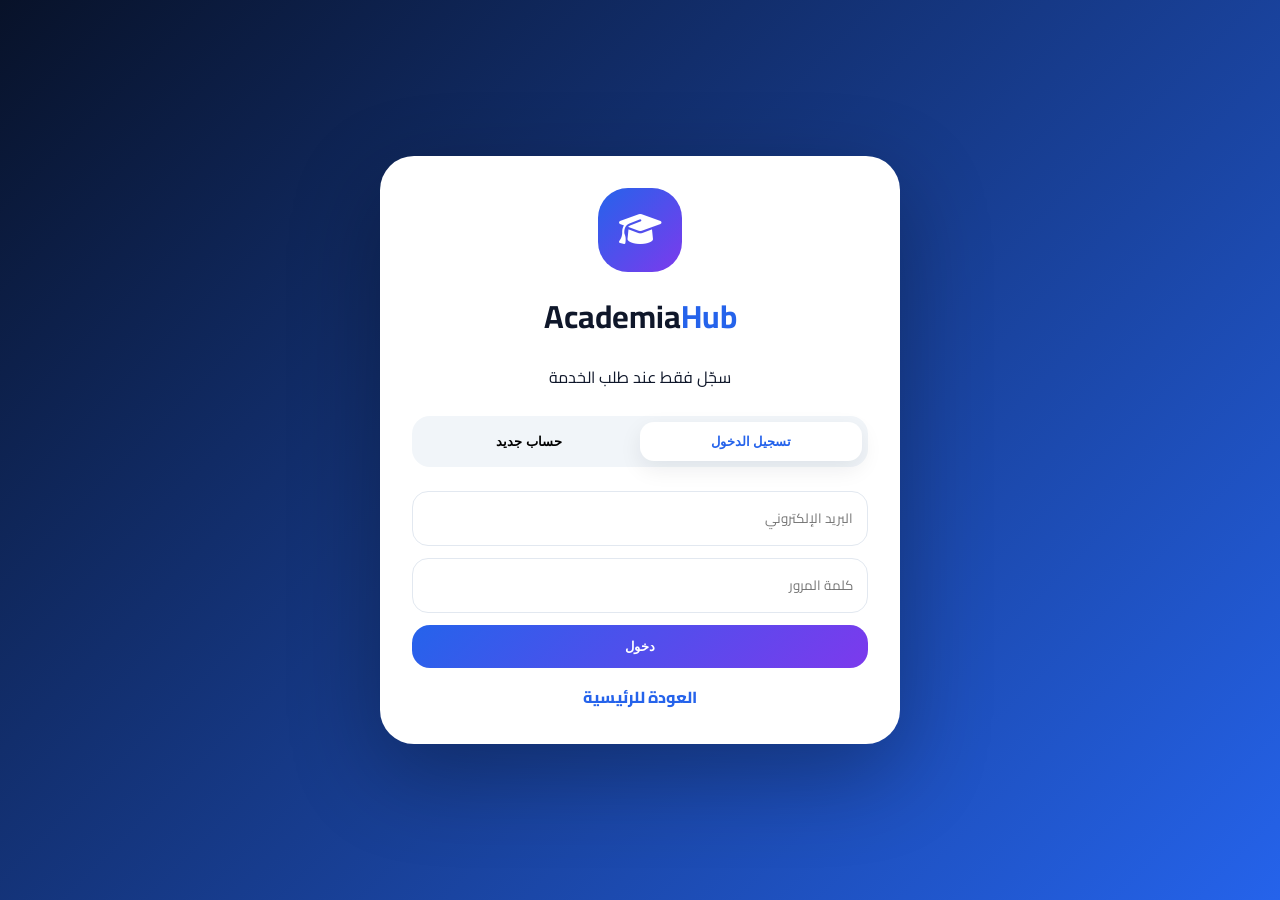
<file: auth.html>
<!DOCTYPE html><html lang="ar" dir="rtl"><head><meta charset="UTF-8"><meta name="viewport" content="width=device-width, initial-scale=1.0"><title>تسجيل الدخول | AcademiaHub</title><link rel="stylesheet" href="https://cdnjs.cloudflare.com/ajax/libs/font-awesome/6.5.1/css/all.min.css"><link href="https://fonts.googleapis.com/css2?family=Cairo:wght@400;600;700;800;900&display=swap" rel="stylesheet"><link rel="stylesheet" href="css/style.css"></head><body class="auth-body"><div class="auth-wrapper"><div class="auth-card"><div class="auth-logo"><div class="auth-logo-icon"><i class="fa-solid fa-graduation-cap"></i></div><h1>Academia<span>Hub</span></h1><p>سجّل فقط عند طلب الخدمة</p></div><div class="auth-tabs"><button class="auth-tab active" data-tab="login">تسجيل الدخول</button><button class="auth-tab" data-tab="register">حساب جديد</button></div><form class="auth-form active" id="loginForm"><input type="email" id="loginEmail" placeholder="البريد الإلكتروني" required><input type="password" id="loginPassword" placeholder="كلمة المرور" required><button type="submit" class="auth-btn">دخول</button></form><form class="auth-form" id="registerForm"><div class="input-row"><input id="regFirstName" placeholder="الاسم الأول" required><input id="regLastName" placeholder="الاسم الأخير" required></div><input type="email" id="regEmail" placeholder="البريد الإلكتروني" required><select id="regLevel" required><option value="">المستوى الأكاديمي</option><option value="bachelor">بكالوريوس</option><option value="master">ماجستير</option><option value="phd">دكتوراه</option><option value="researcher">باحث</option></select><select id="regSpecialization" required><option value="">التخصص العام</option><option>الطب والعلوم الصحية</option><option>الهندسة والحاسوب</option><option>الإدارة والاقتصاد</option><option>القانون</option><option>العلوم الإنسانية والتربوية</option><option>العلوم الاجتماعية</option></select><input type="password" id="regPassword" placeholder="كلمة المرور" required minlength="8"><input type="password" id="regConfirm" placeholder="تأكيد كلمة المرور" required><button type="submit" class="auth-btn">إنشاء حساب</button></form><div class="auth-msg" id="authMsg"></div><a href="index.html" class="back-home">العودة للرئيسية</a></div></div><script src="js/app.js"></script></body></html>
</file>
<file: css/style.css>
:root{--bg:#081229;--card:#ffffff;--ink:#0f172a;--muted:#64748b;--brand:#2563eb;--brand2:#7c3aed;--ring:rgba(37,99,235,.18);--shadow:0 22px 60px rgba(2,6,23,.16);--radius:28px}*{box-sizing:border-box}html{scroll-behavior:smooth}body{margin:0;font-family:Cairo,Arial,sans-serif;color:var(--ink);background:#f3f6fb;overflow-x:hidden}.platform-body{background:radial-gradient(circle at top right,#1e3a8a 0,#081229 38%,#eef4ff 38%,#f8fafc 100%)}.animated-bg{position:fixed;inset:0;pointer-events:none;z-index:-1;overflow:hidden}.animated-bg span{position:absolute;width:220px;height:220px;border-radius:50%;filter:blur(22px);opacity:.18;animation:float 12s infinite ease-in-out}.animated-bg span:nth-child(1){background:#60a5fa;top:8%;left:5%}.animated-bg span:nth-child(2){background:#a78bfa;top:25%;right:35%;animation-delay:2s}.animated-bg span:nth-child(3){background:#fb7185;bottom:10%;left:20%;animation-delay:4s}.animated-bg span:nth-child(4){background:#22c55e;bottom:30%;right:15%;animation-delay:6s}@keyframes float{50%{transform:translateY(-36px) scale(1.08)}}.sidebar{position:fixed;right:0;top:0;bottom:0;width:310px;background:rgba(255,255,255,.92);backdrop-filter:blur(18px);border-left:1px solid #e2e8f0;padding:18px;z-index:20;transition:.25s;box-shadow:-10px 0 40px rgba(2,6,23,.08);overflow:auto}.sidebar.closed{width:92px}.side-head{display:flex;gap:12px;align-items:center;justify-content:space-between;margin-bottom:18px}.side-logo{display:flex;gap:12px;align-items:center}.side-logo i{width:48px;height:48px;border-radius:18px;display:grid;place-items:center;background:linear-gradient(135deg,var(--brand),var(--brand2));color:white;font-size:22px;animation:pulseLogo 3s infinite}.side-logo b{font-size:22px}.side-logo span{color:var(--brand)}.side-logo small{display:block;color:var(--muted);font-size:11px}.side-toggle,.menu-btn{border:0;background:#eef2ff;color:var(--brand);border-radius:14px;width:44px;height:44px;font-size:18px;cursor:pointer}.side-nav{display:flex;flex-direction:column;gap:8px}.side-link{display:flex;align-items:center;gap:12px;text-decoration:none;color:#334155;padding:12px 14px;border-radius:16px;font-weight:700;transition:.2s}.side-link:hover{background:#eef2ff;color:var(--brand);transform:translateX(-4px)}.side-link i{width:22px;text-align:center}.side-cta{margin-top:18px;padding-top:18px;border-top:1px solid #e2e8f0;display:grid;gap:10px}.side-cta button,.side-cta a{border:0;border-radius:16px;padding:13px 14px;text-align:center;text-decoration:none;font-weight:800;color:white;background:linear-gradient(135deg,#2563eb,#7c3aed);cursor:pointer}.side-cta a{background:#0f172a}.main{margin-right:310px;min-height:100vh;padding:22px;transition:.25s}.sidebar.closed~.main{margin-right:92px}.topbar{position:sticky;top:16px;z-index:15;margin-bottom:22px;display:flex;gap:16px;align-items:center;border-radius:22px;padding:12px 16px}.glass{background:rgba(255,255,255,.76);backdrop-filter:blur(18px);box-shadow:var(--shadow);border:1px solid rgba(255,255,255,.6)}.ticker{flex:1;overflow:hidden;white-space:nowrap;color:#475569;font-weight:800}.ticker div{display:inline-block;animation:ticker 22s linear infinite}.ticker span{color:var(--brand)}@keyframes ticker{from{transform:translateX(-20%)}to{transform:translateX(100%)}}.top-actions{display:flex;gap:10px;align-items:center}.top-actions button,.admin-hidden-link{border:0;border-radius:16px;background:#0f172a;color:white;padding:11px 16px;text-decoration:none;font-weight:800}.hero-section{display:grid;grid-template-columns:1.25fr .75fr;gap:26px;align-items:center;min-height:540px;padding:46px;border-radius:36px;background:linear-gradient(135deg,rgba(255,255,255,.92),rgba(240,247,255,.86));box-shadow:var(--shadow);overflow:hidden}.eyebrow{display:inline-flex;gap:8px;align-items:center;background:#dbeafe;color:#1d4ed8;padding:10px 16px;border-radius:999px;font-weight:800}.hero-copy h1{font-family:El Messiri,Cairo;font-size:54px;line-height:1.15;margin:20px 0;color:#0f172a}.hero-copy p{font-size:19px;color:#475569;line-height:2;max-width:900px}.hero-buttons{display:flex;gap:12px;margin-top:22px}.hero-buttons button,.cat-card button,.cat-detail button,.request-strip button,.btn-primary{border:0;border-radius:18px;background:linear-gradient(135deg,var(--brand),var(--brand2));color:white;padding:14px 22px;font-weight:900;cursor:pointer;box-shadow:0 12px 24px var(--ring);text-decoration:none;display:inline-block}.hero-buttons .ghost{background:white;color:var(--brand);border:1px solid #bfdbfe}.hero-visual{display:grid;place-items:center;gap:18px}.orbit-logo{position:relative;width:260px;height:260px;display:grid;place-items:center}.orbit-logo i{font-size:86px;color:white;background:linear-gradient(135deg,#2563eb,#7c3aed);width:180px;height:180px;border-radius:50%;display:grid;place-items:center;box-shadow:0 24px 55px rgba(37,99,235,.34);animation:pulseLogo 2.6s infinite}.orbit-logo span{position:absolute;inset:0;border:2px dashed rgba(37,99,235,.35);border-radius:50%;animation:spin 14s linear infinite}.orbit-logo span:nth-child(2){inset:28px;animation-duration:9s}.orbit-logo span:nth-child(3){inset:-28px;animation-duration:18s}@keyframes pulseLogo{50%{transform:scale(1.05) rotate(-3deg)}}@keyframes spin{to{transform:rotate(360deg)}}.hero-stats{display:grid;grid-template-columns:repeat(3,1fr);gap:12px;width:100%}.hero-stats b,.hero-stats span{display:block;text-align:center}.hero-stats b{font-size:28px;color:#1d4ed8}.hero-stats span{font-weight:800;color:#64748b}.section-block,.about-section{margin:28px 0;padding:30px;border-radius:34px;background:rgba(255,255,255,.94);box-shadow:var(--shadow)}.section-head span{color:var(--brand);font-weight:900}.section-head h2,.about-section h2{font-size:34px;margin:4px 0 22px}.about-section p{font-size:18px;line-height:2;color:#475569}.about-grid{display:grid;grid-template-columns:repeat(3,1fr);gap:18px}.about-grid div{padding:22px;border-radius:22px;background:#f8fafc;border:1px solid #e2e8f0}.about-grid i{font-size:28px;color:var(--brand)}.about-grid b,.about-grid span{display:block;margin-top:8px}.about-grid span{color:#64748b}.category-grid{display:grid;grid-template-columns:repeat(auto-fit,minmax(260px,1fr));gap:18px}.cat-card{position:relative;border-radius:28px;overflow:hidden;background:#fff;border:1px solid #e2e8f0;box-shadow:0 12px 28px rgba(15,23,42,.08);cursor:pointer;transition:.25s}.cat-card:hover{transform:translateY(-8px)}.cat-card img{width:100%;height:170px;object-fit:cover}.cat-card div{padding:20px}.cat-card i{color:var(--cat);font-size:30px}.cat-card h3{margin:10px 0;font-size:20px}.cat-card p{color:#64748b;line-height:1.7}.cat-card button{background:var(--cat);padding:10px 16px}.cat-detail{border-radius:34px;background:linear-gradient(180deg,#fff,#f8fafc);border:1px solid #e2e8f0;overflow:hidden}.cat-detail-head{display:grid;grid-template-columns:360px 1fr;gap:26px;align-items:center;padding:22px;background:linear-gradient(135deg,color-mix(in srgb,var(--cat) 20%,white),white)}.cat-detail-head img{width:100%;border-radius:24px}.cat-detail-head span{color:var(--cat);font-weight:900}.cat-detail-head h2{font-size:36px;margin:4px 0}.cat-detail-head p{color:#475569;line-height:1.8}.cat-detail h3{padding:0 24px;margin-top:28px}.service-list{display:grid;grid-template-columns:repeat(auto-fit,minmax(280px,1fr));gap:16px;padding:0 24px 24px}.service-list article{display:flex;gap:14px;background:#fff;border:1px solid #e2e8f0;border-radius:22px;padding:14px}.service-list img{width:82px;height:82px;border-radius:18px;object-fit:cover}.service-list b{display:block;font-size:17px}.service-list p{color:#64748b;font-size:14px;line-height:1.6}.service-list button{padding:9px 12px;border-radius:14px;background:var(--cat)}.spec-grid{display:grid;grid-template-columns:repeat(auto-fit,minmax(160px,1fr));gap:14px;padding:0 24px 28px}.spec-grid div{background:white;border:1px solid #e2e8f0;border-radius:22px;padding:14px;text-align:center}.spec-grid img{width:100%;height:90px;border-radius:16px;object-fit:cover}.spec-grid b,.spec-grid span{display:block}.spec-grid span{color:#64748b;font-size:13px}.portal-grid,.experts-grid,.works-grid,.library-grid,.cert-grid{display:grid;grid-template-columns:repeat(auto-fit,minmax(230px,1fr));gap:18px}.portal-card,.expert-card,.work-card,.lib-card,.cert-card{border:1px solid #e2e8f0;background:#fff;border-radius:26px;padding:20px;box-shadow:0 10px 25px rgba(15,23,42,.06);text-decoration:none;color:inherit;transition:.25s}.portal-card:hover,.expert-card:hover,.work-card:hover,.lib-card:hover,.cert-card:hover{transform:translateY(-6px)}.logo-circle,.journal-logo{width:64px;height:64px;border-radius:20px;background:linear-gradient(135deg,#2563eb,#7c3aed);color:white;display:grid;place-items:center;font-weight:900;font-size:20px}.portal-card b,.portal-card span{display:block;margin-top:10px}.portal-card span{color:#64748b}.journal-country{margin-top:26px}.journal-grid{display:grid;grid-template-columns:repeat(auto-fit,minmax(190px,1fr));gap:14px}.journal-grid article{background:#f8fafc;border:1px solid #e2e8f0;border-radius:20px;padding:14px}.journal-grid b,.journal-grid span,.journal-grid small{display:block;margin-top:8px}.journal-grid span{color:#475569}.journal-grid small{color:#2563eb;font-weight:800}.filters{display:flex;gap:12px;flex-wrap:wrap;margin-bottom:18px}.filters select,.filters input,.f-btn{border:1px solid #e2e8f0;border-radius:16px;padding:12px 14px;background:white;font-family:inherit}.expert-card img{width:92px;height:92px;border-radius:28px;object-fit:cover}.expert-card h3{margin-bottom:4px}.expert-card p{color:#64748b}.expert-card button{width:100%;border:0;border-radius:16px;background:#0f172a;color:white;padding:12px;font-weight:800;margin-top:12px}.work-card{position:relative;overflow:hidden}.work-num{font-size:34px;font-weight:900;color:#dbeafe}.work-card span{color:#2563eb;font-weight:900}.work-card a,.lib-card a{display:inline-block;margin-top:12px;color:white;background:#2563eb;text-decoration:none;border-radius:14px;padding:10px 14px;font-weight:800}.lib-card i{font-size:42px;color:#2563eb}.lib-card span{display:inline-block;margin-top:10px;color:#7c3aed;font-weight:900}.cert-img{position:relative}.cert-img img{width:100%;height:140px;object-fit:cover;border-radius:20px}.cert-img b{position:absolute;bottom:10px;left:10px;background:white;border-radius:12px;padding:6px 10px}.request-strip{margin:28px 0 60px;padding:32px;border-radius:34px;background:linear-gradient(135deg,#2563eb,#7c3aed);color:white;display:flex;align-items:center;justify-content:space-between;gap:18px;box-shadow:var(--shadow)}.request-strip h2{font-size:34px;margin:0}.request-strip p{opacity:.9;line-height:1.8}.request-strip button{background:white;color:#2563eb}.modal{display:none;position:fixed;inset:0;z-index:100}.modal.show{display:block}.modal-bg{position:absolute;inset:0;background:rgba(2,6,23,.65);backdrop-filter:blur(8px)}.modal-box{position:relative;max-width:720px;max-height:88vh;overflow:auto;margin:6vh auto;background:white;border-radius:30px;padding:28px;box-shadow:0 30px 90px rgba(0,0,0,.35)}.modal-x{position:absolute;top:14px;left:14px;border:0;background:#f1f5f9;width:40px;height:40px;border-radius:50%;font-size:24px;cursor:pointer}.request-form{display:grid;gap:12px}.request-form input,.request-form select,.request-form textarea,.auth-form input,.auth-form select{border:1px solid #e2e8f0;border-radius:16px;padding:14px;font-family:inherit}.request-form textarea{min-height:130px}.modal-actions{display:flex;gap:12px;margin-top:16px}.modal-actions button,.modal-actions a{border:0;border-radius:16px;padding:12px 18px;font-weight:900;text-decoration:none}.toast{position:fixed;bottom:24px;left:24px;background:#0f172a;color:white;padding:14px 20px;border-radius:16px;z-index:120;opacity:0;transform:translateY(20px);transition:.25s}.toast.show{opacity:1;transform:translateY(0)}.auth-body{min-height:100vh;display:grid;place-items:center;background:linear-gradient(135deg,#081229,#2563eb)}.auth-card{width:min(520px,92vw);background:white;border-radius:34px;padding:32px;box-shadow:0 30px 90px rgba(0,0,0,.3);text-align:center}.auth-logo-icon{width:84px;height:84px;border-radius:30px;background:linear-gradient(135deg,#2563eb,#7c3aed);display:grid;place-items:center;margin:auto;color:white;font-size:34px}.auth-logo h1{margin:14px 0 4px}.auth-logo span{color:#2563eb}.auth-tabs{display:flex;background:#f1f5f9;border-radius:18px;padding:6px;margin:24px 0}.auth-tab{flex:1;border:0;border-radius:14px;padding:12px;font-weight:900;background:transparent;cursor:pointer}.auth-tab.active{background:white;color:#2563eb;box-shadow:0 8px 22px rgba(15,23,42,.08)}.auth-form{display:none;gap:12px}.auth-form.active{display:grid}.input-row{display:grid;grid-template-columns:1fr 1fr;gap:10px}.auth-btn{border:0;border-radius:18px;background:linear-gradient(135deg,#2563eb,#7c3aed);color:white;padding:14px;font-weight:900}.auth-msg{margin-top:12px;color:#dc2626}.back-home{display:block;margin-top:14px;color:#2563eb;text-decoration:none;font-weight:800}.admin-body{background:#0f172a;color:#0f172a}.admin-shell{padding:22px}.admin-card,.admin-panel .admin-section{background:white;border-radius:26px;padding:24px;box-shadow:var(--shadow);margin-bottom:18px}.admin-login{min-height:90vh;display:grid;place-items:center}.admin-card.narrow{max-width:520px;text-align:center}.admin-big-icon{font-size:58px;color:#2563eb}.admin-form{display:grid;gap:12px}.admin-form input,.admin-form textarea,.admin-form select{border:1px solid #e2e8f0;border-radius:14px;padding:13px;font-family:inherit}.admin-form textarea{min-height:90px}.admin-form button,.admin-actions button,.admin-actions a{border:0;border-radius:14px;background:#2563eb;color:white;padding:12px 16px;font-weight:900;text-decoration:none}.hidden{display:none!important}.admin-topbar{display:flex;justify-content:space-between;gap:16px;align-items:center;background:white;border-radius:26px;padding:20px;margin-bottom:16px}.admin-tabs{display:flex;gap:10px;flex-wrap:wrap;margin-bottom:16px}.admin-tabs button{border:0;border-radius:999px;background:#334155;color:white;padding:11px 16px;font-weight:900}.admin-tabs button.active{background:white;color:#2563eb}.admin-section{display:none}.admin-section.active{display:block}.admin-grid-two{display:grid;grid-template-columns:1fr 1fr;gap:18px}.admin-list-item{display:grid;grid-template-columns:70px 1fr auto;gap:12px;align-items:center;border:1px solid #e2e8f0;border-radius:18px;padding:12px;margin:10px 0}.admin-list-item img{width:60px;height:60px;border-radius:14px;object-fit:cover}.admin-list-item button{background:#fee2e2;color:#dc2626;border:0;border-radius:12px;padding:10px}.site-preview-frame{width:100%;height:70vh;border:1px solid #e2e8f0;border-radius:20px}.reveal{opacity:0;transform:translateY(24px);transition:.7s}.reveal.in{opacity:1;transform:translateY(0)}@media(max-width:900px){.sidebar{transform:translateX(110%);width:84vw}.sidebar.open{transform:translateX(0)}.main,.sidebar.closed~.main{margin-right:0;padding:12px}.hero-section{grid-template-columns:1fr;padding:26px}.hero-copy h1{font-size:34px}.cat-detail-head{grid-template-columns:1fr}.about-grid,.admin-grid-two{grid-template-columns:1fr}.request-strip{display:block}.top-actions button{display:none}.input-row{grid-template-columns:1fr}}@media(max-width:560px){.section-block,.about-section{padding:20px;border-radius:24px}.modal-box{margin:3vh 12px}.service-list{grid-template-columns:1fr;padding:0 12px 18px}.cat-detail h3{padding:0 12px}.spec-grid{padding:0 12px 18px}.hero-stats{grid-template-columns:1fr}.hero-buttons{flex-direction:column}}

/* === Advanced client/order system === */
.check-grid{display:grid;grid-template-columns:repeat(auto-fit,minmax(170px,1fr));gap:10px;background:#f8fafc;border:1px solid #e2e8f0;border-radius:18px;padding:12px}.check-grid label{display:flex;align-items:center;gap:8px;font-weight:800;color:#334155}.smart-form .input-row{grid-template-columns:1fr 1fr}.client-body{min-height:100vh;background:radial-gradient(circle at top right,#2563eb33,transparent 35%),linear-gradient(135deg,#081229,#172554 58%,#0f172a);font-family:'Cairo',sans-serif;color:#0f172a}.client-shell{width:min(1180px,94vw);margin:auto;padding:24px}.client-hero{display:flex;justify-content:space-between;align-items:center;gap:18px;background:rgba(255,255,255,.94);border:1px solid rgba(255,255,255,.35);border-radius:34px;padding:28px;box-shadow:0 24px 70px rgba(2,6,23,.25);margin-bottom:22px}.mini-label{display:inline-block;background:#dbeafe;color:#2563eb;border-radius:999px;padding:6px 12px;font-weight:900}.client-hero h1{font-size:38px;margin:8px 0}.client-hero p{color:#64748b;line-height:1.8}.client-actions{display:flex;gap:10px;flex-wrap:wrap}.client-actions a,.client-actions button{border:0;border-radius:16px;padding:12px 16px;background:#2563eb;color:white;text-decoration:none;font-weight:900;font-family:inherit}.client-actions button{background:#ef4444}.client-grid{display:grid;grid-template-columns:repeat(auto-fit,minmax(220px,1fr));gap:16px;margin-bottom:22px}.client-card{background:white;border:1px solid #e2e8f0;border-radius:26px;padding:24px;box-shadow:0 18px 45px rgba(2,6,23,.18)}.client-card i{font-size:30px;color:#2563eb}.client-card b{display:block;font-size:38px;margin:10px 0}.client-card span{color:#64748b;font-weight:800}.client-panel{background:white;border-radius:32px;padding:24px;box-shadow:0 18px 45px rgba(2,6,23,.18)}.order-list{display:grid;gap:14px}.order-card{border:1px solid #e2e8f0;border-right:7px solid #2563eb;background:#fff;border-radius:22px;padding:18px}.order-card.status-progress{border-right-color:#f59e0b}.order-card.status-waiting{border-right-color:#8b5cf6}.order-card.status-done{border-right-color:#16a34a}.order-card.status-cancelled{border-right-color:#ef4444}.order-top{display:flex;justify-content:space-between;gap:12px;align-items:center}.order-top b{font-size:19px}.order-top span{background:#eef2ff;color:#3730a3;border-radius:999px;padding:6px 12px;font-weight:900}.order-card p{color:#64748b}.order-card pre{white-space:pre-wrap;background:#f8fafc;border-radius:14px;padding:12px;font-family:inherit}.admin-order-item select{border:1px solid #e2e8f0;border-radius:12px;padding:10px;font-family:inherit;font-weight:800;margin-top:8px}.admin-order-item pre{white-space:pre-wrap;background:#f8fafc;border-radius:12px;padding:10px;font-family:inherit}.order-admin-list .admin-list-item{grid-template-columns:58px 1fr auto}.order-admin-list .fa-receipt{font-size:28px;color:#2563eb}.side-cta a[href='customer.html']{background:#ecfeff;color:#0891b2;border:1px solid #a5f3fc}.client-link-chip{display:inline-flex;align-items:center;gap:8px}
@media(max-width:700px){.client-hero{display:block}.client-actions{margin-top:16px}.smart-form .input-row{grid-template-columns:1fr}.client-hero h1{font-size:30px}}
</file>
